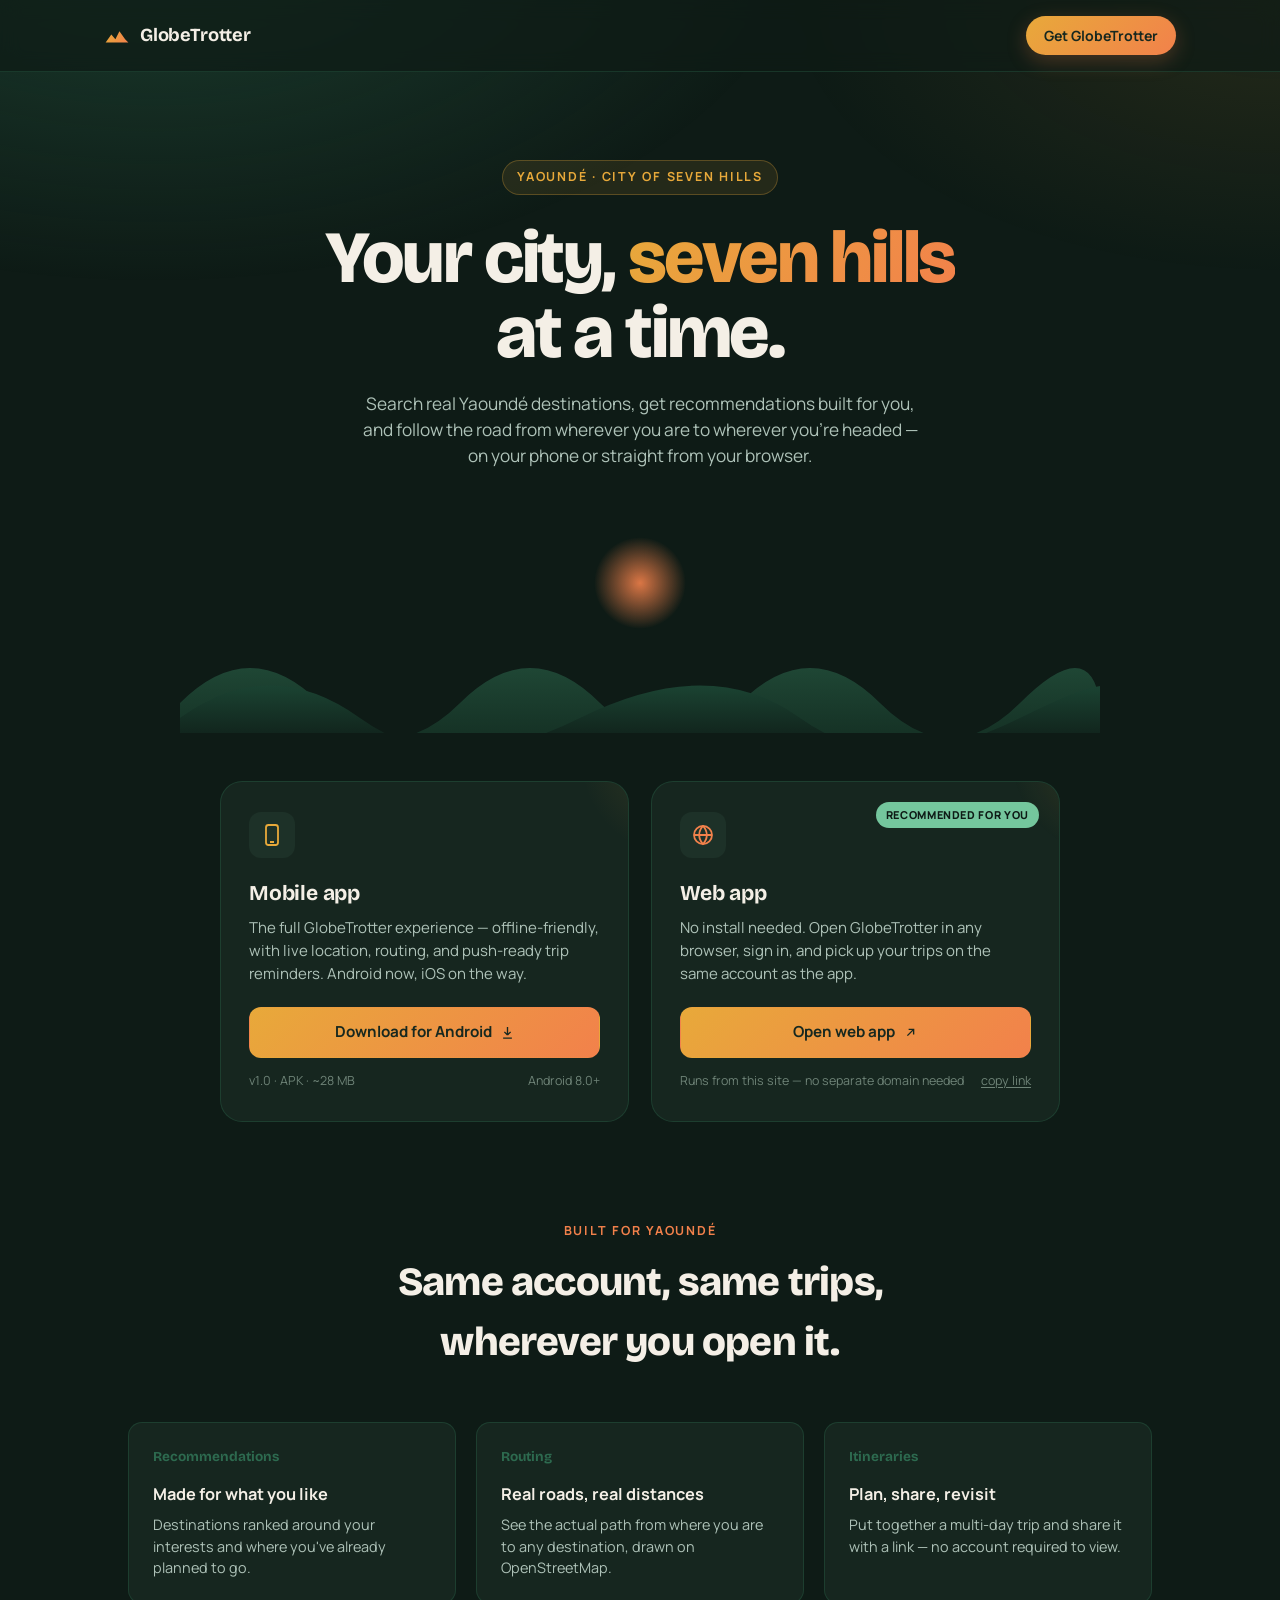
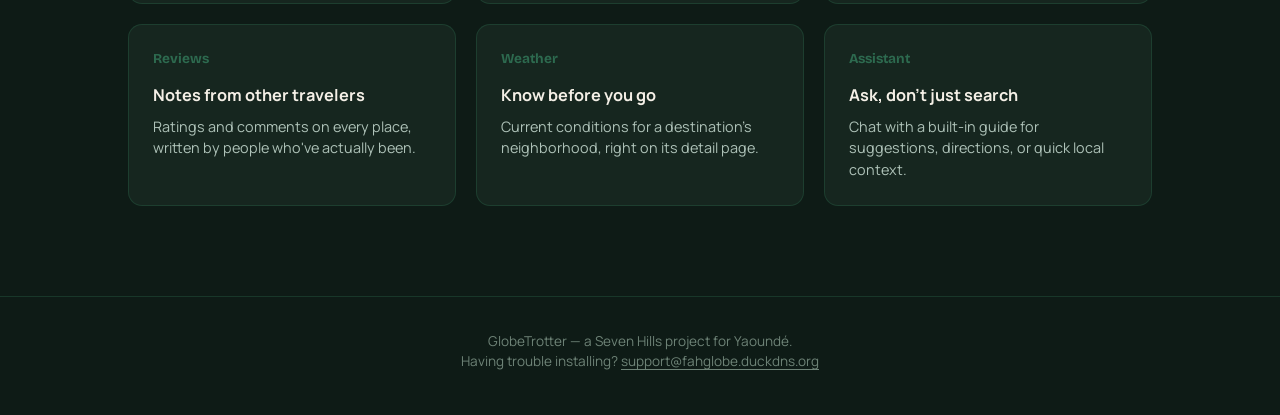
<file: index.html>
<!DOCTYPE html>
<html lang="en">
<head>
<meta charset="UTF-8">
<meta name="viewport" content="width=device-width, initial-scale=1.0">
<title>GlobeTrotter — Your Seven Hills travel assistant</title>
<meta name="description" content="Download GlobeTrotter for Android, or open the web app — plan Yaoundé trips across its seven hills.">
<link rel="icon" type="image/svg+xml" href="./assets/favicon.svg">
<link rel="preconnect" href="https://fonts.googleapis.com">
<link rel="preconnect" href="https://fonts.gstatic.com" crossorigin>
<link href="https://fonts.googleapis.com/css2?family=Bricolage+Grotesque:opsz,wght@12..96,400..800&family=Manrope:wght@400;500;600;700;800&display=swap" rel="stylesheet">
<link rel="stylesheet" href="./css/styles.css">
</head>
<body>

<header>
  <div class="wrap nav">
    <div class="brand">
      <svg class="mark" viewBox="0 0 32 32" fill="none">
        <path d="M2 24 L9 14 L14 20 L19 10 L26 20 L30 24 Z" fill="url(#g1)"/>
        <defs>
          <linearGradient id="g1" x1="2" y1="10" x2="30" y2="24" gradientUnits="userSpaceOnUse">
            <stop stop-color="#E8A93A"/>
            <stop offset="1" stop-color="#F2814B"/>
          </linearGradient>
        </defs>
      </svg>
      GlobeTrotter
    </div>
    <a class="nav-cta" href="#downloads">Get GlobeTrotter</a>
  </div>
</header>

<section class="hero">
  <div class="wrap">
    <span class="eyebrow">Yaoundé · city of seven hills</span>
    <h1>Your city, <em>seven hills</em><br>at a time.</h1>
    <p class="subhead">
      Search real Yaoundé destinations, get recommendations built for you,
      and follow the road from wherever you are to wherever you're headed —
      on your phone or straight from your browser.
    </p>

    <svg class="hills" viewBox="0 0 920 220" fill="none" xmlns="http://www.w3.org/2000/svg" aria-hidden="true">
      <circle class="sun" cx="460" cy="70" r="46" fill="url(#sunGrad)"/>
      <defs>
        <radialGradient id="sunGrad" cx="0.5" cy="0.5" r="0.5">
          <stop offset="0%" stop-color="#F2814B" stop-opacity="0.9"/>
          <stop offset="100%" stop-color="#F2814B" stop-opacity="0"/>
        </radialGradient>
        <linearGradient id="hillFar" x1="0" y1="0" x2="0" y2="1">
          <stop stop-color="#2D6A4F"/>
          <stop offset="1" stop-color="#1B4332"/>
        </linearGradient>
        <linearGradient id="hillNear" x1="0" y1="0" x2="0" y2="1">
          <stop stop-color="#1B4332"/>
          <stop offset="1" stop-color="#0E1B16"/>
        </linearGradient>
      </defs>
      <!-- seven overlapping hill silhouettes -->
      <path d="M0 190 Q70 120 140 190 T280 190 T420 190 T560 190 T700 190 T840 190 T920 190 V220 H0 Z" fill="url(#hillFar)" opacity="0.55"/>
      <path d="M0 205 Q90 140 180 205 T400 205 T620 205 T840 205 T920 205 V220 H0 Z" fill="url(#hillNear)"/>
    </svg>
  </div>
</section>

<section class="downloads" id="downloads">
  <div class="card" id="mobileCard">
    <span class="badge-recommended" id="mobileBadge">Recommended for you</span>
    <div class="icon">
      <svg viewBox="0 0 24 24" fill="none" stroke="#E8A93A" stroke-width="1.8">
        <rect x="6" y="2" width="12" height="20" rx="2.5"/>
        <line x1="10" y1="19" x2="14" y2="19"/>
      </svg>
    </div>
    <h3>Mobile app</h3>
    <p>The full GlobeTrotter experience — offline-friendly, with live location, routing, and push-ready trip reminders. Android now, iOS on the way.</p>
    <a class="btn btn-primary" href="./downloads/globetrotter.apk" download>
      Download for Android
      <svg width="15" height="15" viewBox="0 0 24 24" fill="none" stroke="currentColor" stroke-width="2.2"><path d="M12 3v13m0 0l-5-5m5 5l5-5M5 21h14"/></svg>
    </a>
    <div class="meta-row">
      <span>v1.0 · APK · ~28 MB</span>
      <span>Android 8.0+</span>
    </div>
  </div>

  <div class="card" id="webCard">
    <span class="badge-recommended" id="webBadge">Recommended for you</span>
    <div class="icon">
      <svg viewBox="0 0 24 24" fill="none" stroke="#F2814B" stroke-width="1.8">
        <circle cx="12" cy="12" r="9"/>
        <path d="M3 12h18M12 3c2.5 2.6 3.8 5.8 3.8 9s-1.3 6.4-3.8 9c-2.5-2.6-3.8-5.8-3.8-9s1.3-6.4 3.8-9Z"/>
      </svg>
    </div>
    <h3>Web app</h3>
    <p>No install needed. Open GlobeTrotter in any browser, sign in, and pick up your trips on the same account as the app.</p>
    <a class="btn btn-primary" href="./app/index.html" id="openWebAppBtn">
      Open web app
      <svg width="15" height="15" viewBox="0 0 24 24" fill="none" stroke="currentColor" stroke-width="2.2"><path d="M7 17L17 7M9 7h8v8"/></svg>
    </a>
    <div class="meta-row">
      <span id="webLinkText">Runs from this site — no separate domain needed</span>
      <button class="link-btn" id="copyLinkBtn">copy link</button>
    </div>
  </div>
</section>

<section class="features">
  <div class="wrap">
    <div class="section-head reveal">
      <span class="kicker">Built for Yaoundé</span>
      <h2>Same account, same trips, wherever you open it.</h2>
    </div>
    <div class="feature-grid">
      <div class="feature reveal">
        <div class="num">Recommendations</div>
        <h4>Made for what you like</h4>
        <p>Destinations ranked around your interests and where you've already planned to go.</p>
      </div>
      <div class="feature reveal">
        <div class="num">Routing</div>
        <h4>Real roads, real distances</h4>
        <p>See the actual path from where you are to any destination, drawn on OpenStreetMap.</p>
      </div>
      <div class="feature reveal">
        <div class="num">Itineraries</div>
        <h4>Plan, share, revisit</h4>
        <p>Put together a multi-day trip and share it with a link — no account required to view.</p>
      </div>
      <div class="feature reveal">
        <div class="num">Reviews</div>
        <h4>Notes from other travelers</h4>
        <p>Ratings and comments on every place, written by people who've actually been.</p>
      </div>
      <div class="feature reveal">
        <div class="num">Weather</div>
        <h4>Know before you go</h4>
        <p>Current conditions for a destination's neighborhood, right on its detail page.</p>
      </div>
      <div class="feature reveal">
        <div class="num">Assistant</div>
        <h4>Ask, don't just search</h4>
        <p>Chat with a built-in guide for suggestions, directions, or quick local context.</p>
      </div>
    </div>
  </div>
</section>

<footer>
  <div class="wrap">
    GlobeTrotter — a Seven Hills project for Yaoundé.
    <br>
    Having trouble installing? <a href="mailto:support@fahglobe.duckdns.org">support@fahglobe.duckdns.org</a>
  </div>
</footer>

<div class="toast" id="toast">Link copied</div>

<script src="./js/main.js"></script>
</body>
</html>
</file>
<file: css/styles.css>
:root{
  --bg:#0E1B16;
  --surface:#16261F;
  --surface-raised:#1D3128;
  --forest:#1B4332;
  --forest-light:#2D6A4F;
  --marigold:#E8A93A;
  --papaya:#F2814B;
  --papaya-deep:#D8632E;
  --text:#F4EFE6;
  --text-muted:#AEC2B8;
  --text-faint:#6E8377;
  --success:#74C69D;
  --border: rgba(45,106,79,0.35);
  --radius-lg: 22px;
  --radius-md: 14px;
  --display: "Bricolage Grotesque", sans-serif;
  --body: "Manrope", sans-serif;
}

*{box-sizing:border-box;}
html{scroll-behavior:smooth;}
body{
  margin:0;
  background:var(--bg);
  color:var(--text);
  font-family:var(--body);
  line-height:1.5;
  -webkit-font-smoothing:antialiased;
}
body::before{
  content:"";
  position:fixed;
  inset:0;
  background:
    radial-gradient(1100px 620px at 12% -10%, rgba(45,106,79,0.45), transparent 60%),
    radial-gradient(900px 500px at 100% 0%, rgba(232,169,58,0.10), transparent 55%);
  pointer-events:none;
  z-index:0;
}
img,svg{display:block; max-width:100%;}
a{color:inherit;}
.wrap{
  position:relative;
  z-index:1;
  max-width:1120px;
  margin:0 auto;
  padding:0 24px;
}

/* ---------- header ---------- */
header{
  position:sticky; top:0; z-index:50;
  background:rgba(14,27,22,0.72);
  backdrop-filter:blur(10px);
  border-bottom:1px solid var(--border);
}
.nav{
  display:flex; align-items:center; justify-content:space-between;
  padding:16px 24px;
}
.brand{
  display:flex; align-items:center; gap:10px;
  font-family:var(--display);
  font-weight:700;
  font-size:1.15rem;
  letter-spacing:-0.01em;
}
.brand .mark{width:26px; height:26px;}
.nav-cta{
  display:inline-flex; align-items:center; gap:8px;
  padding:9px 18px;
  border-radius:999px;
  background:linear-gradient(135deg, var(--marigold), var(--papaya));
  color:#17281F;
  font-weight:700;
  font-size:0.88rem;
  text-decoration:none;
  box-shadow:0 6px 20px rgba(242,129,75,0.25);
  transition:transform .18s ease, box-shadow .18s ease;
}
.nav-cta:hover{transform:translateY(-1px); box-shadow:0 10px 26px rgba(242,129,75,0.35);}

/* ---------- hero ---------- */
.hero{
  padding:88px 0 40px;
  text-align:center;
  position:relative;
  overflow:hidden;
}
.eyebrow{
  display:inline-flex; align-items:center; gap:8px;
  font-size:0.78rem;
  letter-spacing:0.14em;
  text-transform:uppercase;
  color:var(--marigold);
  font-weight:700;
  background:rgba(232,169,58,0.10);
  border:1px solid rgba(232,169,58,0.28);
  padding:7px 14px;
  border-radius:999px;
  margin-bottom:26px;
  opacity:0;
  animation:rise .7s ease forwards;
}
h1{
  font-family:var(--display);
  font-size:clamp(2.6rem, 6vw, 4.6rem);
  line-height:1.02;
  letter-spacing:-0.03em;
  margin:0 0 20px;
  font-weight:800;
  opacity:0;
  animation:rise .8s ease .08s forwards;
}
h1 em{
  font-style:normal;
  background:linear-gradient(120deg, var(--marigold), var(--papaya));
  -webkit-background-clip:text;
  background-clip:text;
  color:transparent;
}
.subhead{
  max-width:560px;
  margin:0 auto 44px;
  color:var(--text-muted);
  font-size:1.08rem;
  opacity:0;
  animation:rise .8s ease .16s forwards;
}

@keyframes rise{
  from{opacity:0; transform:translateY(14px);}
  to{opacity:1; transform:translateY(0);}
}

/* ---------- hill signature ---------- */
.hills{
  width:100%;
  max-width:920px;
  margin:0 auto;
  opacity:0;
  animation:rise 1s ease .22s forwards;
}
.hills .sun{transform-origin:center; animation:glow 5s ease-in-out infinite;}
@keyframes glow{
  0%,100%{opacity:0.9;}
  50%{opacity:0.55;}
}
@media (prefers-reduced-motion: reduce){
  .hills .sun{animation:none;}
  .eyebrow,h1,.subhead,.hills,.reveal{animation:none !important; opacity:1 !important; transform:none !important;}
}

/* ---------- download cards ---------- */
.downloads{
  padding:8px 0 80px;
  display:grid;
  grid-template-columns:1fr 1fr;
  gap:22px;
  max-width:840px;
  margin:0 auto;
}
@media (max-width:680px){
  .downloads{grid-template-columns:1fr; padding-left:24px; padding-right:24px;}
}
.card{
  background:var(--surface);
  border:1px solid var(--border);
  border-radius:var(--radius-lg);
  padding:30px 28px;
  text-align:left;
  position:relative;
  overflow:hidden;
  transition:transform .22s ease, border-color .22s ease;
}
.card:hover{transform:translateY(-4px); border-color:var(--forest-light);}
.card::after{
  content:"";
  position:absolute; inset:-40% -40% auto auto; width:220px; height:220px;
  background:radial-gradient(circle, rgba(232,169,58,0.14), transparent 65%);
  pointer-events:none;
}
.card .icon{
  width:46px; height:46px;
  border-radius:12px;
  display:flex; align-items:center; justify-content:center;
  background:var(--surface-raised);
  margin-bottom:20px;
}
.card .icon svg{width:24px; height:24px;}
.card h3{
  font-family:var(--display);
  font-size:1.32rem;
  margin:0 0 8px;
  font-weight:700;
  letter-spacing:-0.01em;
}
.card p{
  color:var(--text-muted);
  font-size:0.94rem;
  margin:0 0 22px;
}
.card .btn{
  display:inline-flex; align-items:center; justify-content:center; gap:8px;
  width:100%;
  padding:13px 18px;
  border-radius:12px;
  font-weight:700;
  font-size:0.95rem;
  text-decoration:none;
  border:1px solid transparent;
  cursor:pointer;
  transition:filter .18s ease, transform .18s ease;
}
.card .btn:active{transform:scale(0.98);}
.btn-primary{
  background:linear-gradient(135deg, var(--marigold), var(--papaya));
  color:#17281F;
}
.btn-primary:hover{filter:brightness(1.06);}
.meta-row{
  display:flex; align-items:center; justify-content:space-between;
  margin-top:14px;
  font-size:0.78rem;
  color:var(--text-faint);
}
.link-btn{
  all:unset;
  cursor:pointer;
  text-decoration:underline;
  text-underline-offset:2px;
  color:var(--text-faint);
  font-size:0.78rem;
}
.link-btn:hover{color:var(--text-muted);}
.badge-recommended{
  position:absolute; top:20px; right:20px;
  font-size:0.68rem;
  font-weight:800;
  letter-spacing:0.06em;
  text-transform:uppercase;
  color:var(--bg);
  background:var(--success);
  padding:5px 10px;
  border-radius:999px;
  display:none;
}
.card.is-recommended .badge-recommended{display:inline-block;}

/* ---------- features ---------- */
.features{padding:20px 0 90px;}
.section-head{text-align:center; max-width:560px; margin:0 auto 50px;}
.section-head .kicker{
  font-size:0.78rem; letter-spacing:0.14em; text-transform:uppercase;
  color:var(--papaya); font-weight:700; margin-bottom:12px; display:block;
}
.section-head h2{
  font-family:var(--display);
  font-size:clamp(1.8rem, 3.4vw, 2.5rem);
  margin:0;
  font-weight:800;
  letter-spacing:-0.02em;
}
.feature-grid{
  display:grid;
  grid-template-columns:repeat(3, 1fr);
  gap:20px;
  padding:0 24px;
}
@media (max-width:820px){
  .feature-grid{grid-template-columns:1fr 1fr;}
}
@media (max-width:560px){
  .feature-grid{grid-template-columns:1fr;}
}
.feature{
  background:var(--surface);
  border:1px solid var(--border);
  border-radius:var(--radius-md);
  padding:24px;
}
.feature .num{
  font-family:var(--display);
  color:var(--forest-light);
  font-size:0.85rem;
  font-weight:700;
  margin-bottom:14px;
}
.feature h4{margin:0 0 8px; font-size:1.02rem; font-weight:700;}
.feature p{margin:0; color:var(--text-muted); font-size:0.9rem;}

.reveal{opacity:0; transform:translateY(18px); transition:opacity .6s ease, transform .6s ease;}
.reveal.in{opacity:1; transform:translateY(0);}

/* ---------- footer ---------- */
footer{
  border-top:1px solid var(--border);
  padding:34px 0 44px;
  text-align:center;
  color:var(--text-faint);
  font-size:0.85rem;
}
footer a{text-decoration:underline; text-underline-offset:3px;}

.toast{
  position:fixed; left:50%; bottom:28px; transform:translateX(-50%) translateY(20px);
  background:var(--surface-raised);
  border:1px solid var(--forest-light);
  color:var(--text);
  padding:12px 20px;
  border-radius:999px;
  font-size:0.86rem;
  font-weight:600;
  opacity:0;
  pointer-events:none;
  transition:opacity .25s ease, transform .25s ease;
  z-index:100;
}
.toast.show{opacity:1; transform:translateX(-50%) translateY(0);}
</file>
